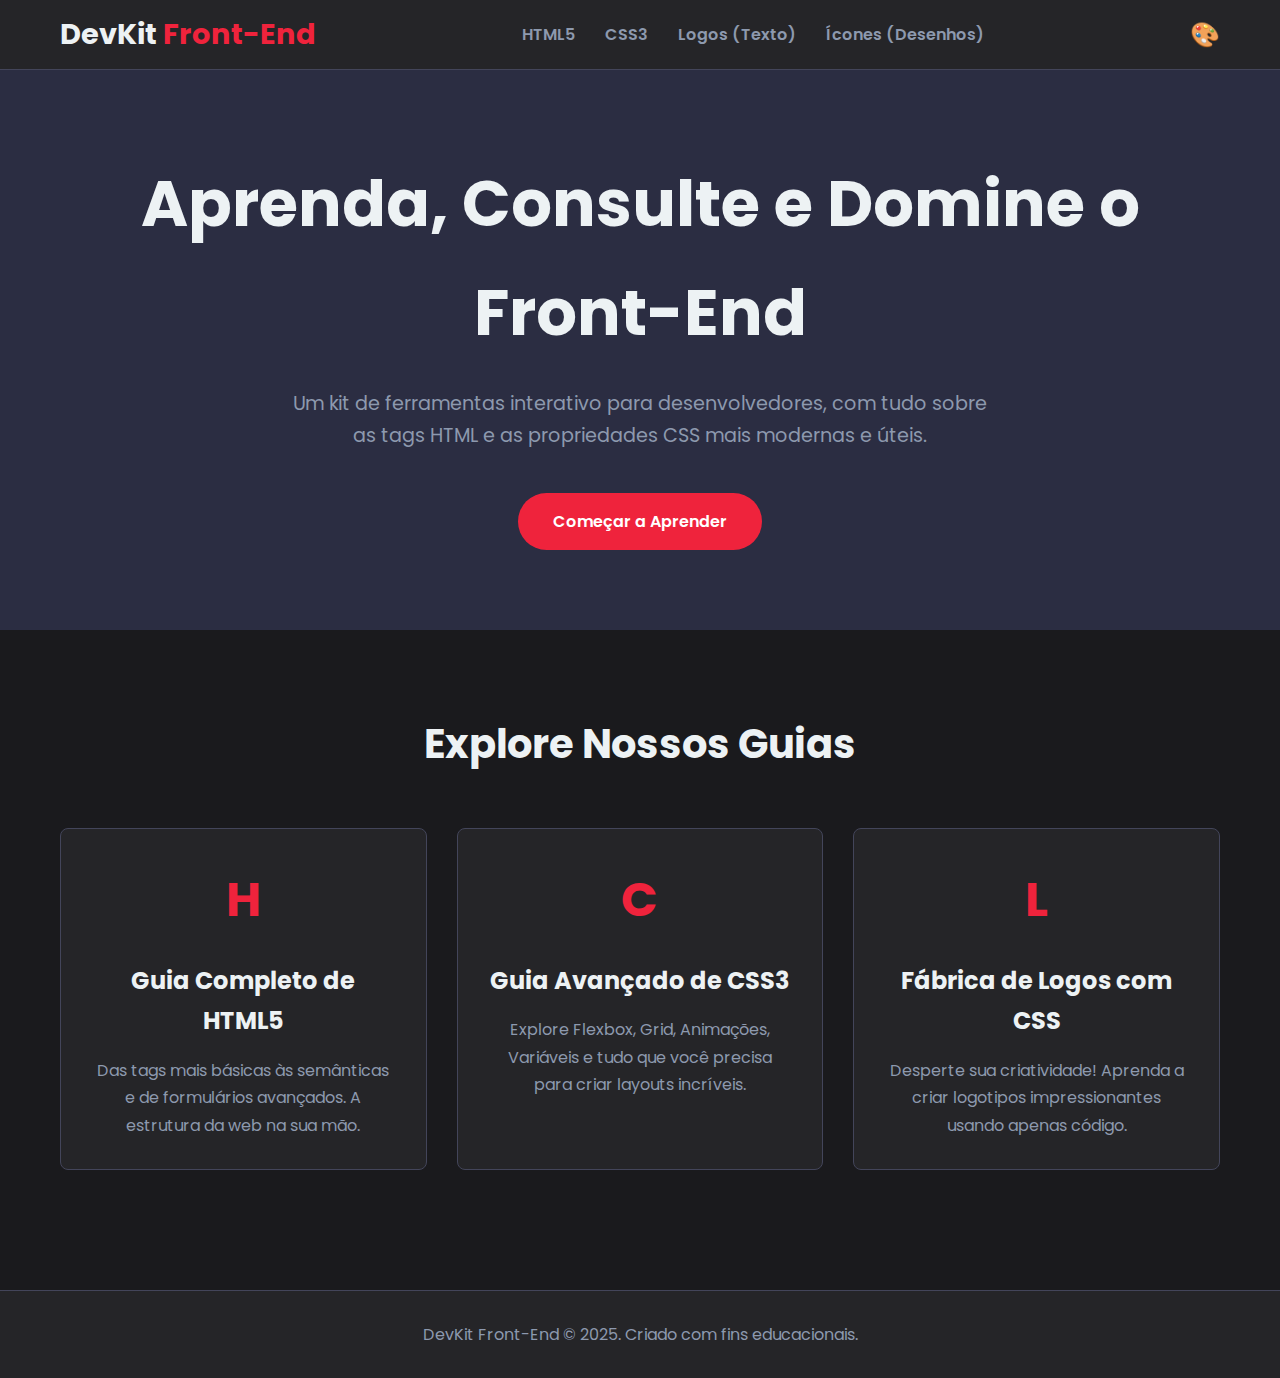
<file: index.html>
<!DOCTYPE html>
<html lang="pt-br">
<head>
    <meta charset="UTF-8">
    <meta name="viewport" content="width=device-width, initial-scale=1.0">
    <title>DevKit Front-End | O Guia Definitivo</title>
    <link rel="stylesheet" href="assets/css/style.css">
    <link rel="preconnect" href="https://fonts.googleapis.com">
    <link rel="preconnect" href="https://fonts.gstatic.com" crossorigin>
    <link href="https://fonts.googleapis.com/css2?family=Poppins:wght@400;600;700&family=Roboto+Mono:wght@400;700&display=swap" rel="stylesheet">
</head>
<body>

    <header class="main-header">
        <div class="container">
            <a href="index.html" class="logo">DevKit <span>Front-End</span></a>
            <nav class="main-nav">
                <ul class="nav-links">
                    <li><a href="html.html">HTML5</a></li>
                    <li><a href="css.html">CSS3</a></li>
                    <li><a href="logos.html">Logos (Texto)</a></li>
                    <li><a href="icones.html">Ícones (Desenhos)</a></li>
                </ul>
            </nav>
            <div class="header-actions">
                <button id="theme-toggle" title="Mudar Tema">🎨</button>
                <button id="mobile-menu-toggle" class="mobile-only" title="Menu">☰</button>
            </div>
        </div>
    </header>

    <main>
        <section class="hero">
            <div class="container">
                <h1>Aprenda, Consulte e Domine o Front-End</h1>
                <p class="subtitle">Um kit de ferramentas interativo para desenvolvedores, com tudo sobre as tags HTML e as propriedades CSS mais modernas e úteis.</p>
                <a href="html.html" class="cta-button">Começar a Aprender</a>
            </div>
        </section>

        <section class="features">
            <div class="container">
                <h2>Explore Nossos Guias</h2>
                <div class="feature-cards">
                    
                    <a href="html.html" class="feature-card">
                        <div class="card-icon">H</div>
                        <h3>Guia Completo de HTML5</h3>
                        <p>Das tags mais básicas às semânticas e de formulários avançados. A estrutura da web na sua mão.</p>
                    </a>
                    
                    <a href="css.html" class="feature-card">
                        <div class="card-icon">C</div>
                        <h3>Guia Avançado de CSS3</h3>
                        <p>Explore Flexbox, Grid, Animações, Variáveis e tudo que você precisa para criar layouts incríveis.</p>
                    </a>

                    <a href="logos.html" class="feature-card">
                        <div class="card-icon">L</div>
                        <h3>Fábrica de Logos com CSS</h3>
                        <p>Desperte sua criatividade! Aprenda a criar logotipos impressionantes usando apenas código.</p>
                    </a>

                </div>
            </div>
        </section>
    </main>

    <footer class="main-footer">
        <div class="container">
            <p>DevKit Front-End © 2025. Criado com fins educacionais.</p>
        </div>
    </footer>

    <script src="assets/js/main.js"></script>
</body>
</html>
</file>
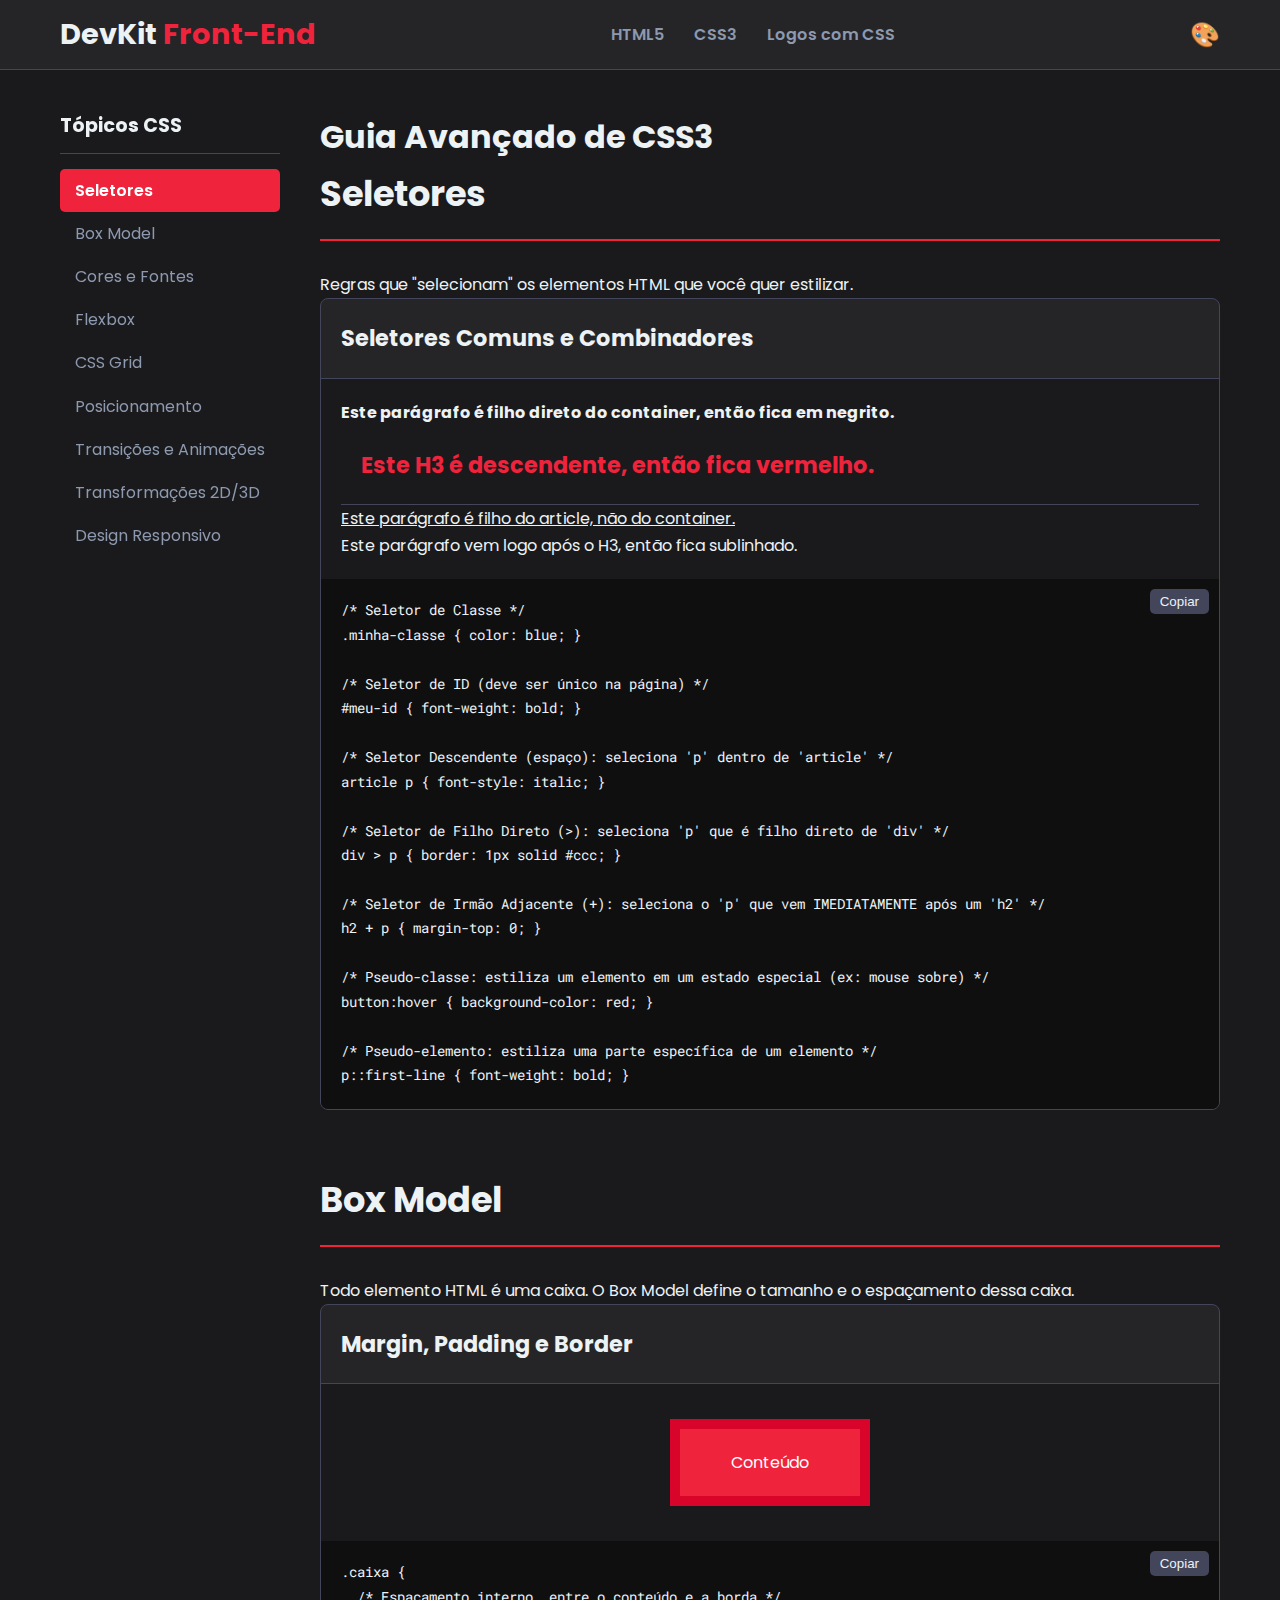
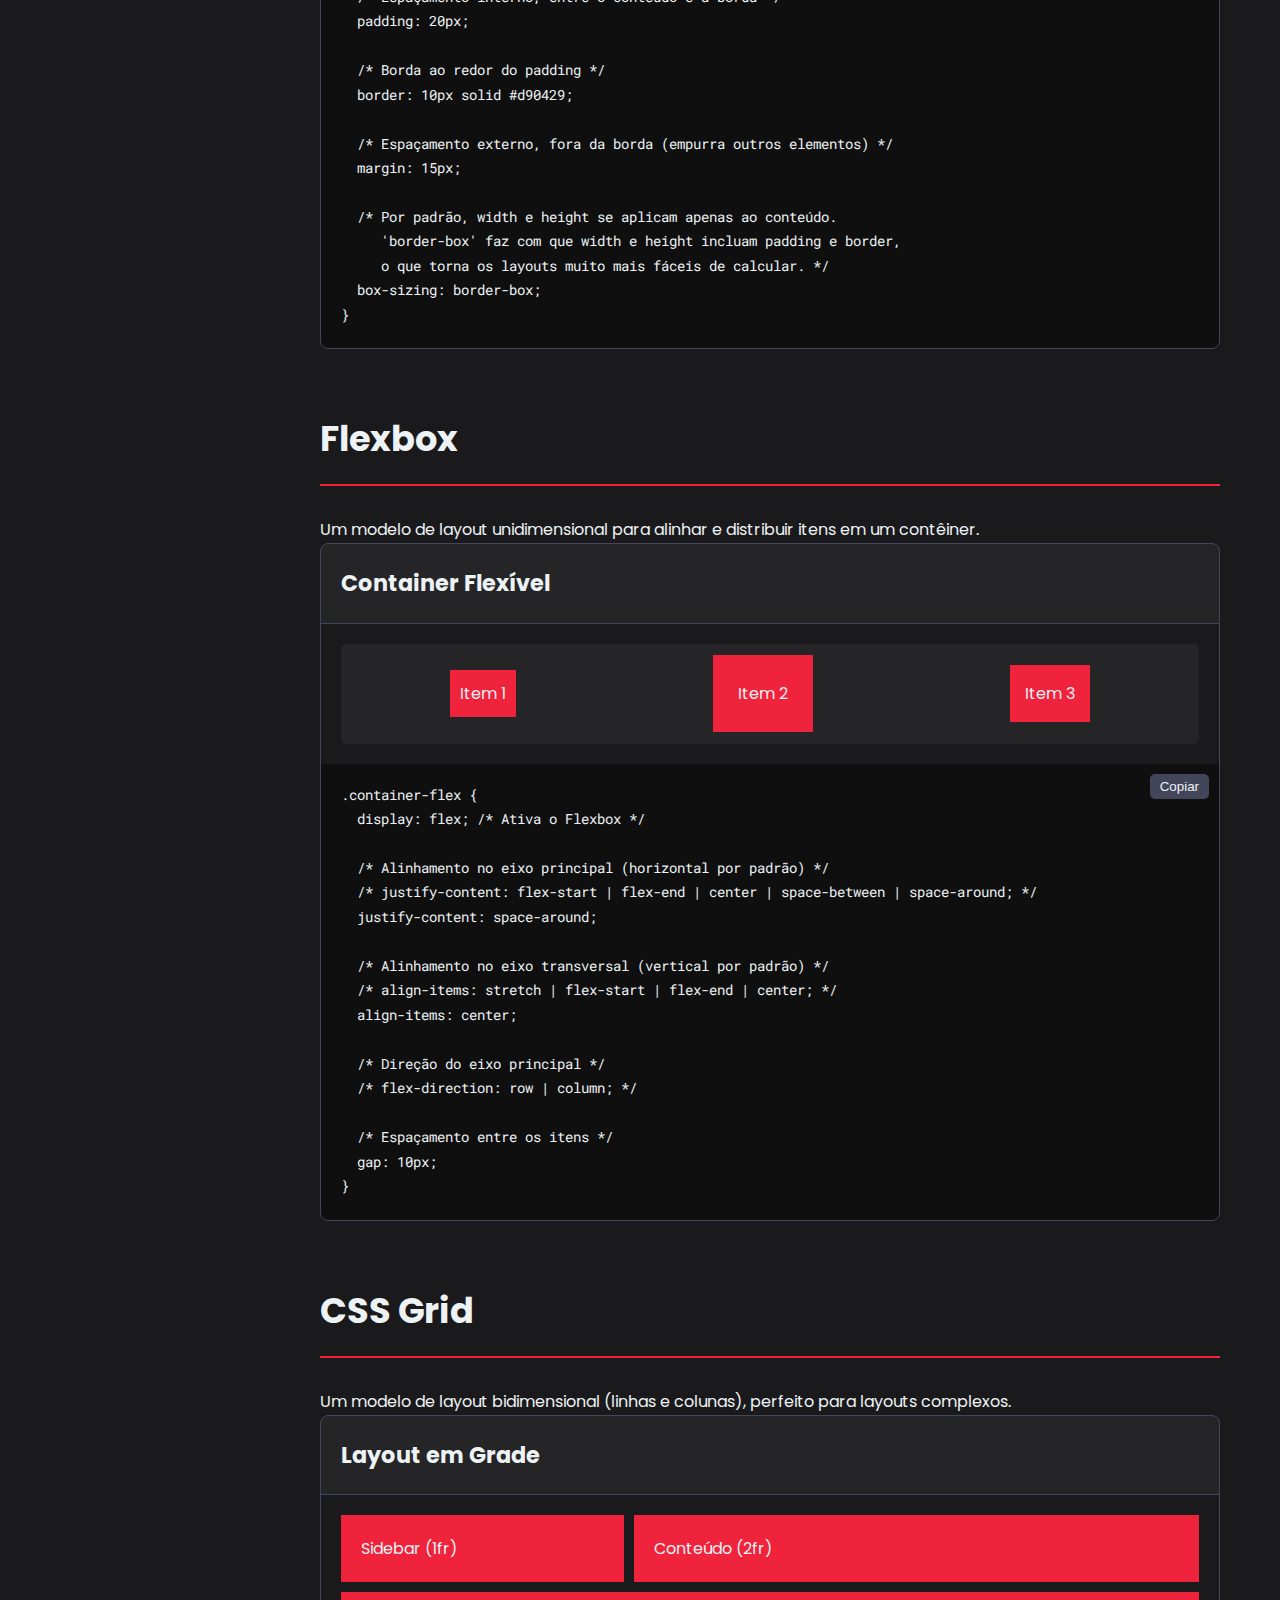
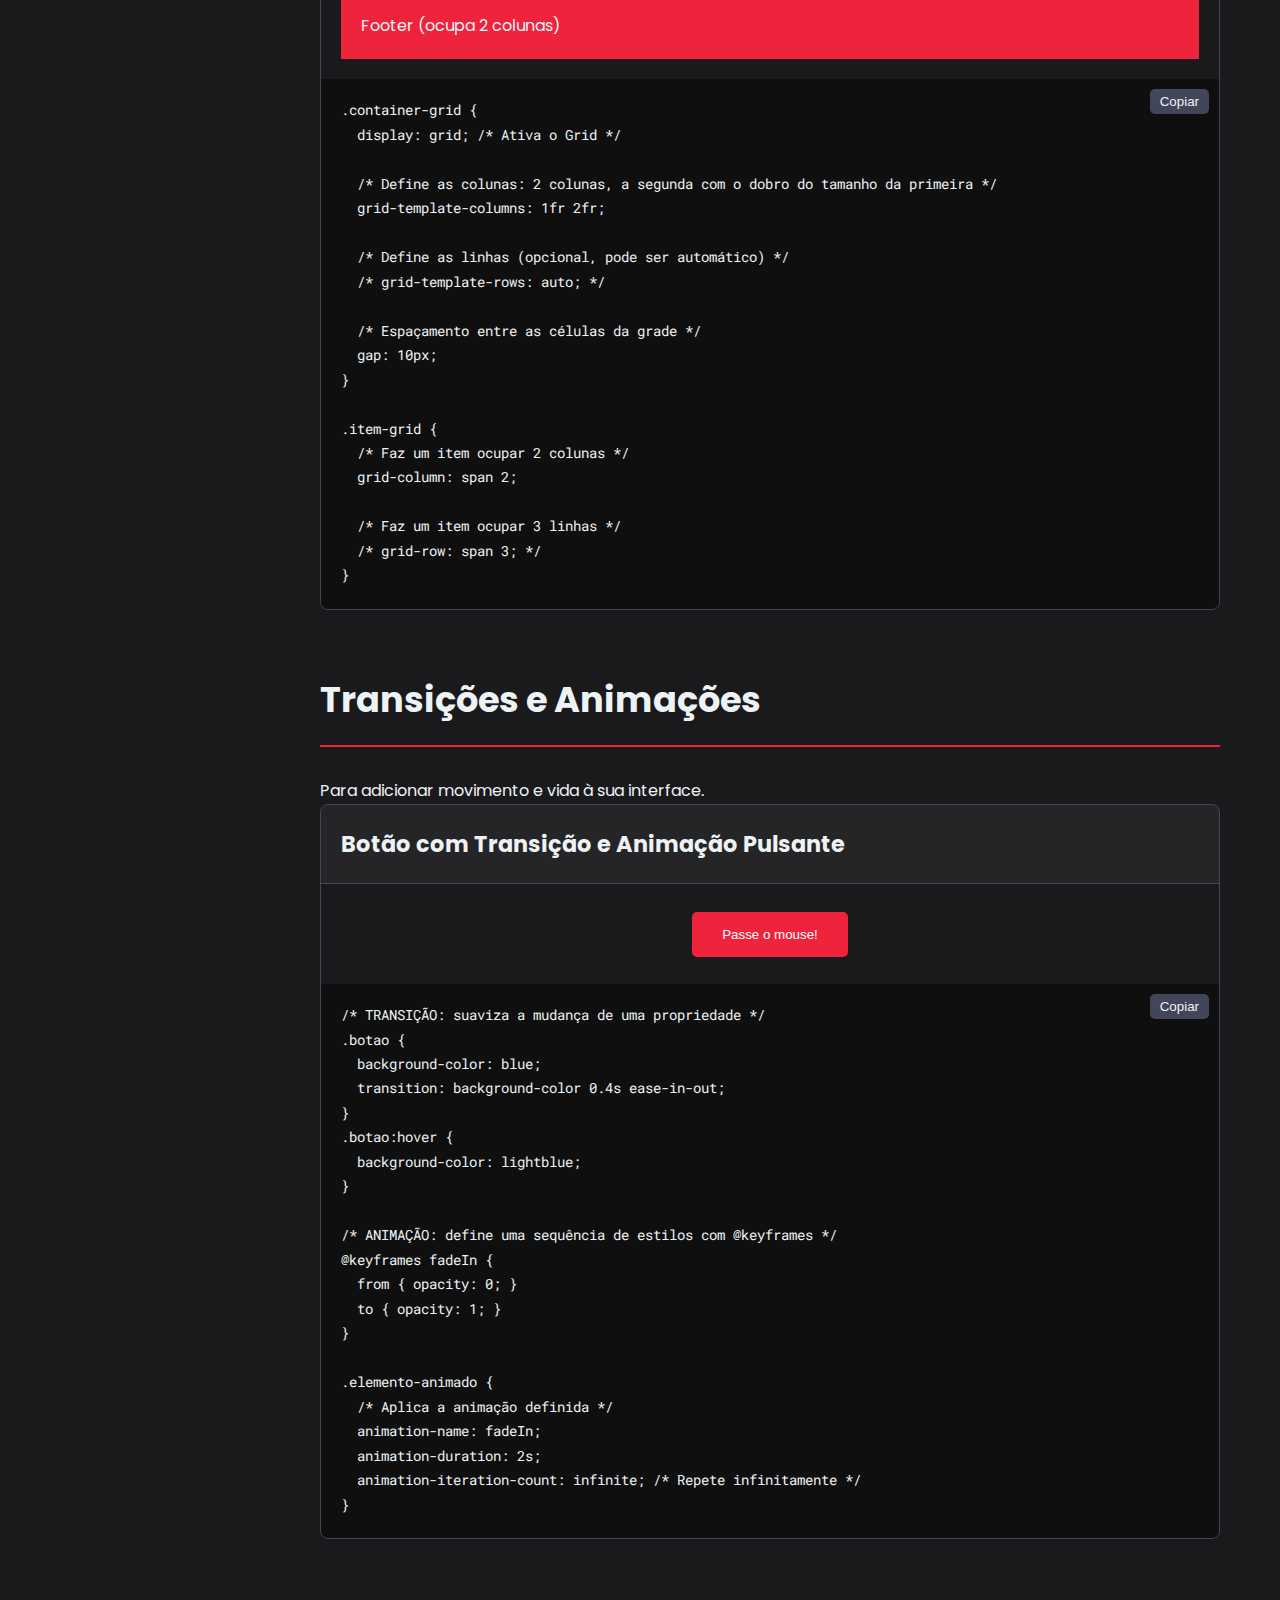
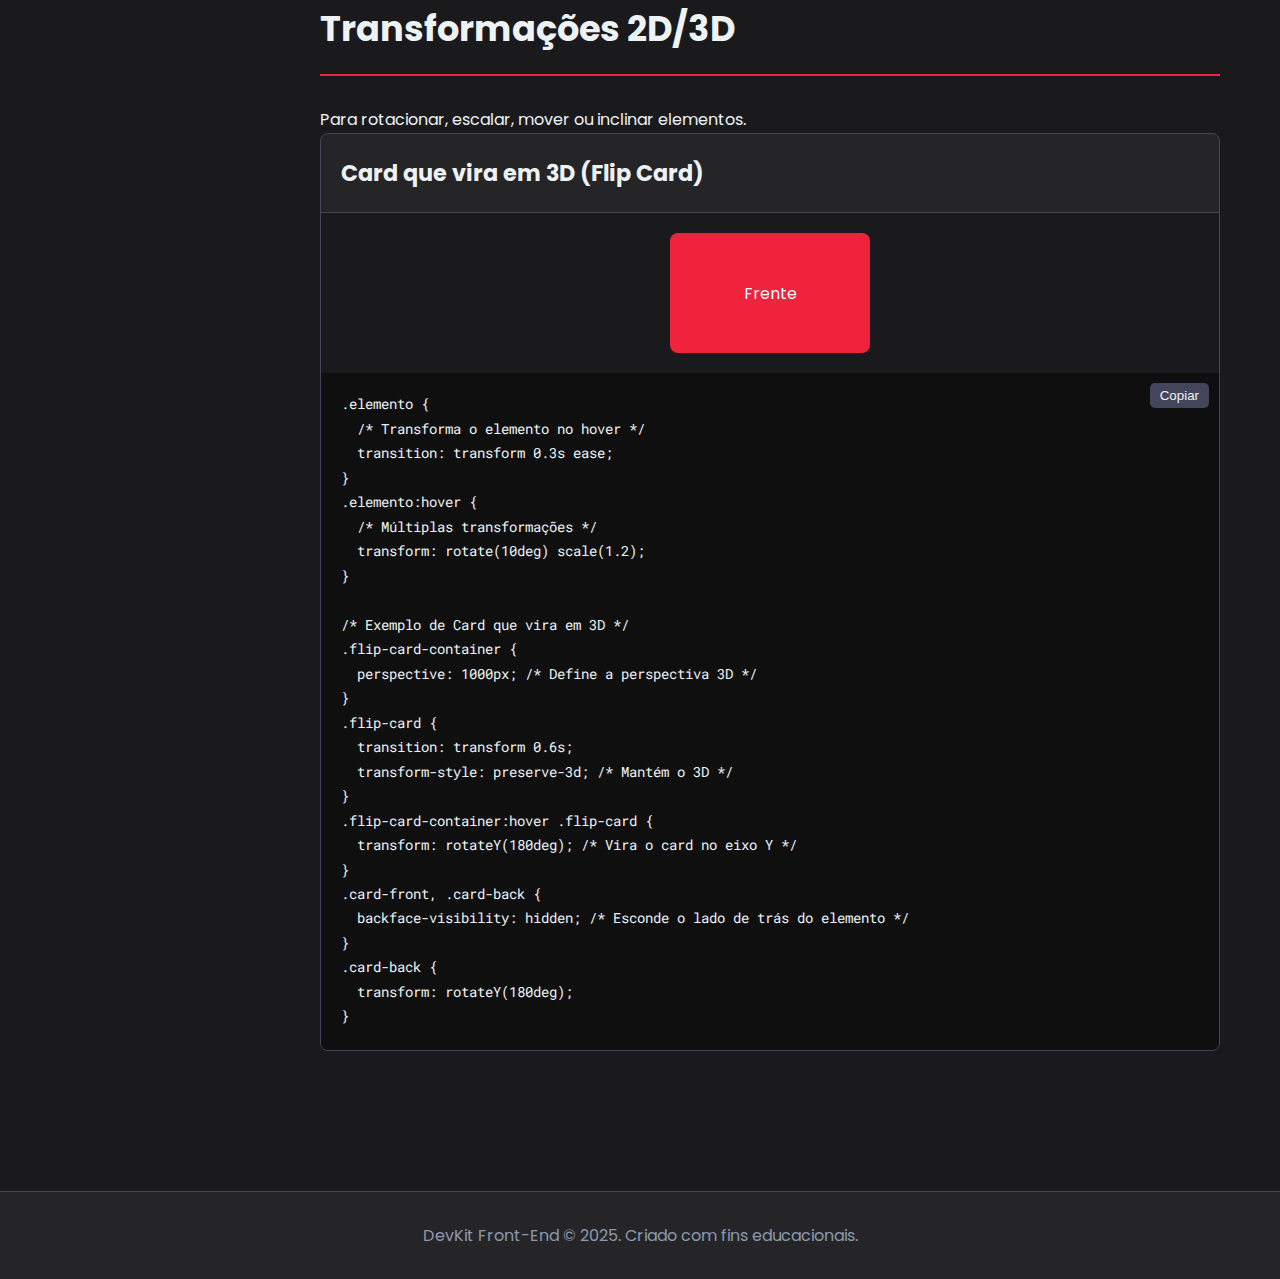
<file: css.html>
<!DOCTYPE html>
<html lang="pt-br">
<head>
    <meta charset="UTF-8">
    <meta name="viewport" content="width=device-width, initial-scale=1.0">
    <title>Guia de CSS3 | DevKit Front-End</title>
    <link rel="stylesheet" href="assets/css/style.css">
    <link rel="preconnect" href="https://fonts.googleapis.com">
    <link rel="preconnect" href="https://fonts.gstatic.com" crossorigin>
    <link href="https://fonts.googleapis.com/css2?family=Poppins:wght@400;600;700&family=Roboto+Mono:wght@400;700&display=swap" rel="stylesheet">
</head>
<body>

    <header class="main-header">
        <div class="container">
            <a href="index.html" class="logo">DevKit <span>Front-End</span></a>
            <nav class="main-nav">
                <ul class="nav-links">
                    <li><a href="html.html">HTML5</a></li>
                    <li><a href="css.html">CSS3</a></li>
                    <li><a href="logos.html">Logos com CSS</a></li>
                </ul>
            </nav>
            <div class="header-actions">
                <button id="theme-toggle" title="Mudar Tema">🎨</button>
                <button id="mobile-menu-toggle" class="mobile-only" title="Menu">☰</button>
            </div>
        </div>
    </header>

    <div class="page-layout container">
        
        <aside class="sidebar-nav">
            <h3>Tópicos CSS</h3>
            <ul>
                <li><a href="#seletores">Seletores</a></li>
                <li><a href="#box-model">Box Model</a></li>
                <li><a href="#cores-fontes">Cores e Fontes</a></li>
                <li><a href="#flexbox">Flexbox</a></li>
                <li><a href="#grid">CSS Grid</a></li>
                <li><a href="#posicionamento">Posicionamento</a></li>
                <li><a href="#transicoes-animacoes">Transições e Animações</a></li>
                <li><a href="#transformacoes">Transformações 2D/3D</a></li>
                <li><a href="#responsivo">Design Responsivo</a></li>
            </ul>
        </aside>

        <main class="content-area">
            <h1>Guia Avançado de CSS3</h1>

            <section id="seletores" class="content-section">
                <h2>Seletores</h2>
                <p>Regras que "selecionam" os elementos HTML que você quer estilizar.</p>
                <div class="example-card">
                    <h3>Seletores Comuns e Combinadores</h3>
                    <div class="example-render" style="display:block; text-align: left;">
                        <style>
                            .sel-ex article h3 { color: #ef233c; } /* Descendente */
                            .sel-ex > p { font-weight: bold; } /* Filho Direto */
                            .sel-ex h3 + p { text-decoration: underline; } /* Irmão Adjacente */
                        </style>
                        <div class="sel-ex">
                            <p>Este parágrafo é filho direto do container, então fica em negrito.</p>
                            <article>
                                <h3>Este H3 é descendente, então fica vermelho.</h3>
                                <p>Este parágrafo é filho do article, não do container.</p>
                                <p>Este parágrafo vem logo após o H3, então fica sublinhado.</p>
                            </article>
                        </div>
                    </div>
                    <div class="code-block">
                        <button class="copy-btn">Copiar</button>
                        <pre><code>/* Seletor de Classe */
.minha-classe { color: blue; }

/* Seletor de ID (deve ser único na página) */
#meu-id { font-weight: bold; }

/* Seletor Descendente (espaço): seleciona 'p' dentro de 'article' */
article p { font-style: italic; }

/* Seletor de Filho Direto (>): seleciona 'p' que é filho direto de 'div' */
div > p { border: 1px solid #ccc; }

/* Seletor de Irmão Adjacente (+): seleciona o 'p' que vem IMEDIATAMENTE após um 'h2' */
h2 + p { margin-top: 0; }

/* Pseudo-classe: estiliza um elemento em um estado especial (ex: mouse sobre) */
button:hover { background-color: red; }

/* Pseudo-elemento: estiliza uma parte específica de um elemento */
p::first-line { font-weight: bold; }
</code></pre>
                    </div>
                </div>
            </section>
            
            <section id="box-model" class="content-section">
                <h2>Box Model</h2>
                <p>Todo elemento HTML é uma caixa. O Box Model define o tamanho e o espaçamento dessa caixa.</p>
                 <div class="example-card">
                    <h3>Margin, Padding e Border</h3>
                     <div class="example-render">
                         <div style="background: #ef233c; color: white; width: 200px; padding: 20px; border: 10px solid #d90429; margin: 15px; text-align: center;">
                            Conteúdo
                         </div>
                     </div>
                    <div class="code-block">
                        <button class="copy-btn">Copiar</button>
                        <pre><code>.caixa {
  /* Espaçamento interno, entre o conteúdo e a borda */
  padding: 20px;

  /* Borda ao redor do padding */
  border: 10px solid #d90429;

  /* Espaçamento externo, fora da borda (empurra outros elementos) */
  margin: 15px;

  /* Por padrão, width e height se aplicam apenas ao conteúdo.
     'border-box' faz com que width e height incluam padding e border,
     o que torna os layouts muito mais fáceis de calcular. */
  box-sizing: border-box;
}</code></pre>
                    </div>
                </div>
            </section>

            <section id="flexbox" class="content-section">
                <h2>Flexbox</h2>
                <p>Um modelo de layout unidimensional para alinhar e distribuir itens em um contêiner.</p>
                 <div class="example-card">
                    <h3>Container Flexível</h3>
                     <div class="example-render" style="width:100%">
                         <div style="display: flex; justify-content: space-around; align-items: center; background-color: var(--card-bg-color); padding: 10px; border-radius: 5px; min-height: 100px; width: 100%;">
                             <div style="background: var(--primary-color); padding: 10px;">Item 1</div>
                             <div style="background: var(--primary-color); padding: 25px;">Item 2</div>
                             <div style="background: var(--primary-color); padding: 15px;">Item 3</div>
                         </div>
                     </div>
                    <div class="code-block">
                        <button class="copy-btn">Copiar</button>
                        <pre><code>.container-flex {
  display: flex; /* Ativa o Flexbox */
  
  /* Alinhamento no eixo principal (horizontal por padrão) */
  /* justify-content: flex-start | flex-end | center | space-between | space-around; */
  justify-content: space-around;
  
  /* Alinhamento no eixo transversal (vertical por padrão) */
  /* align-items: stretch | flex-start | flex-end | center; */
  align-items: center;

  /* Direção do eixo principal */
  /* flex-direction: row | column; */

  /* Espaçamento entre os itens */
  gap: 10px;
}</code></pre>
                    </div>
                </div>
            </section>
            
            <section id="grid" class="content-section">
                <h2>CSS Grid</h2>
                <p>Um modelo de layout bidimensional (linhas e colunas), perfeito para layouts complexos.</p>
                 <div class="example-card">
                    <h3>Layout em Grade</h3>
                     <div class="example-render" style="width:100%">
                         <div style="display: grid; grid-template-columns: 1fr 2fr; gap: 10px; width: 100%;">
                             <div style="background: #ef233c; padding: 20px;">Sidebar (1fr)</div>
                             <div style="background: #ef233c; padding: 20px;">Conteúdo (2fr)</div>
                             <div style="background: #ef233c; padding: 20px; grid-column: span 2;">Footer (ocupa 2 colunas)</div>
                         </div>
                     </div>
                    <div class="code-block">
                        <button class="copy-btn">Copiar</button>
                        <pre><code>.container-grid {
  display: grid; /* Ativa o Grid */
  
  /* Define as colunas: 2 colunas, a segunda com o dobro do tamanho da primeira */
  grid-template-columns: 1fr 2fr;

  /* Define as linhas (opcional, pode ser automático) */
  /* grid-template-rows: auto; */

  /* Espaçamento entre as células da grade */
  gap: 10px;
}

.item-grid {
  /* Faz um item ocupar 2 colunas */
  grid-column: span 2;

  /* Faz um item ocupar 3 linhas */
  /* grid-row: span 3; */
}</code></pre>
                    </div>
                </div>
            </section>
            
            <section id="transicoes-animacoes" class="content-section">
                <h2>Transições e Animações</h2>
                <p>Para adicionar movimento e vida à sua interface.</p>
                 <div class="example-card">
                    <h3>Botão com Transição e Animação Pulsante</h3>
                     <div class="example-render">
                        <style>
                           @keyframes pulse {
                               0% { transform: scale(1); box-shadow: 0 0 0 0 rgba(239, 35, 60, 0.7); }
                               70% { transform: scale(1.05); box-shadow: 0 0 0 10px rgba(239, 35, 60, 0); }
                               100% { transform: scale(1); box-shadow: 0 0 0 0 rgba(239, 35, 60, 0); }
                           }
                           .btn-animado {
                               padding: 15px 30px; background-color: #ef233c; color: white; border: none; border-radius: 5px; cursor: pointer;
                               transition: background-color 0.3s ease, transform 0.3s ease;
                               animation: pulse 2s infinite;
                           }
                           .btn-animado:hover {
                               background-color: #d90429; transform: translateY(-5px);
                               animation-play-state: paused; /* Pausa a animação no hover */
                           }
                        </style>
                        <button class="btn-animado">Passe o mouse!</button>
                     </div>
                    <div class="code-block">
                        <button class="copy-btn">Copiar</button>
                        <pre><code>/* TRANSIÇÃO: suaviza a mudança de uma propriedade */
.botao {
  background-color: blue;
  transition: background-color 0.4s ease-in-out;
}
.botao:hover {
  background-color: lightblue;
}

/* ANIMAÇÃO: define uma sequência de estilos com @keyframes */
@keyframes fadeIn {
  from { opacity: 0; }
  to { opacity: 1; }
}

.elemento-animado {
  /* Aplica a animação definida */
  animation-name: fadeIn;
  animation-duration: 2s;
  animation-iteration-count: infinite; /* Repete infinitamente */
}</code></pre>
                    </div>
                </div>
            </section>

             <section id="transformacoes" class="content-section">
                <h2>Transformações 2D/3D</h2>
                <p>Para rotacionar, escalar, mover ou inclinar elementos.</p>
                 <div class="example-card">
                    <h3>Card que vira em 3D (Flip Card)</h3>
                     <div class="example-render">
                        <style>
                           .flip-card { perspective: 1000px; width: 200px; height: 120px; }
                           .flip-card-inner { position: relative; width: 100%; height: 100%; transition: transform 0.6s; transform-style: preserve-3d; }
                           .flip-card:hover .flip-card-inner { transform: rotateY(180deg); }
                           .flip-card-front, .flip-card-back { position: absolute; width: 100%; height: 100%; backface-visibility: hidden; display: flex; justify-content: center; align-items: center; border-radius: 8px; color: white; }
                           .flip-card-front { background-color: #ef233c; }
                           .flip-card-back { background-color: #8d99ae; transform: rotateY(180deg); }
                        </style>
                        <div class="flip-card">
                            <div class="flip-card-inner">
                                <div class="flip-card-front">Frente</div>
                                <div class="flip-card-back">Verso!</div>
                            </div>
                        </div>
                     </div>
                    <div class="code-block">
                        <button class="copy-btn">Copiar</button>
                        <pre><code>.elemento {
  /* Transforma o elemento no hover */
  transition: transform 0.3s ease;
}
.elemento:hover {
  /* Múltiplas transformações */
  transform: rotate(10deg) scale(1.2);
}

/* Exemplo de Card que vira em 3D */
.flip-card-container {
  perspective: 1000px; /* Define a perspectiva 3D */
}
.flip-card {
  transition: transform 0.6s;
  transform-style: preserve-3d; /* Mantém o 3D */
}
.flip-card-container:hover .flip-card {
  transform: rotateY(180deg); /* Vira o card no eixo Y */
}
.card-front, .card-back {
  backface-visibility: hidden; /* Esconde o lado de trás do elemento */
}
.card-back {
  transform: rotateY(180deg);
}</code></pre>
                    </div>
                </div>
            </section>
            
            </main>
    </div>

    <footer class="main-footer">
        <div class="container">
            <p>DevKit Front-End © 2025. Criado com fins educacionais.</p>
        </div>
    </footer>

    <script src="assets/js/main.js"></script>
</body>
</html>
</file>
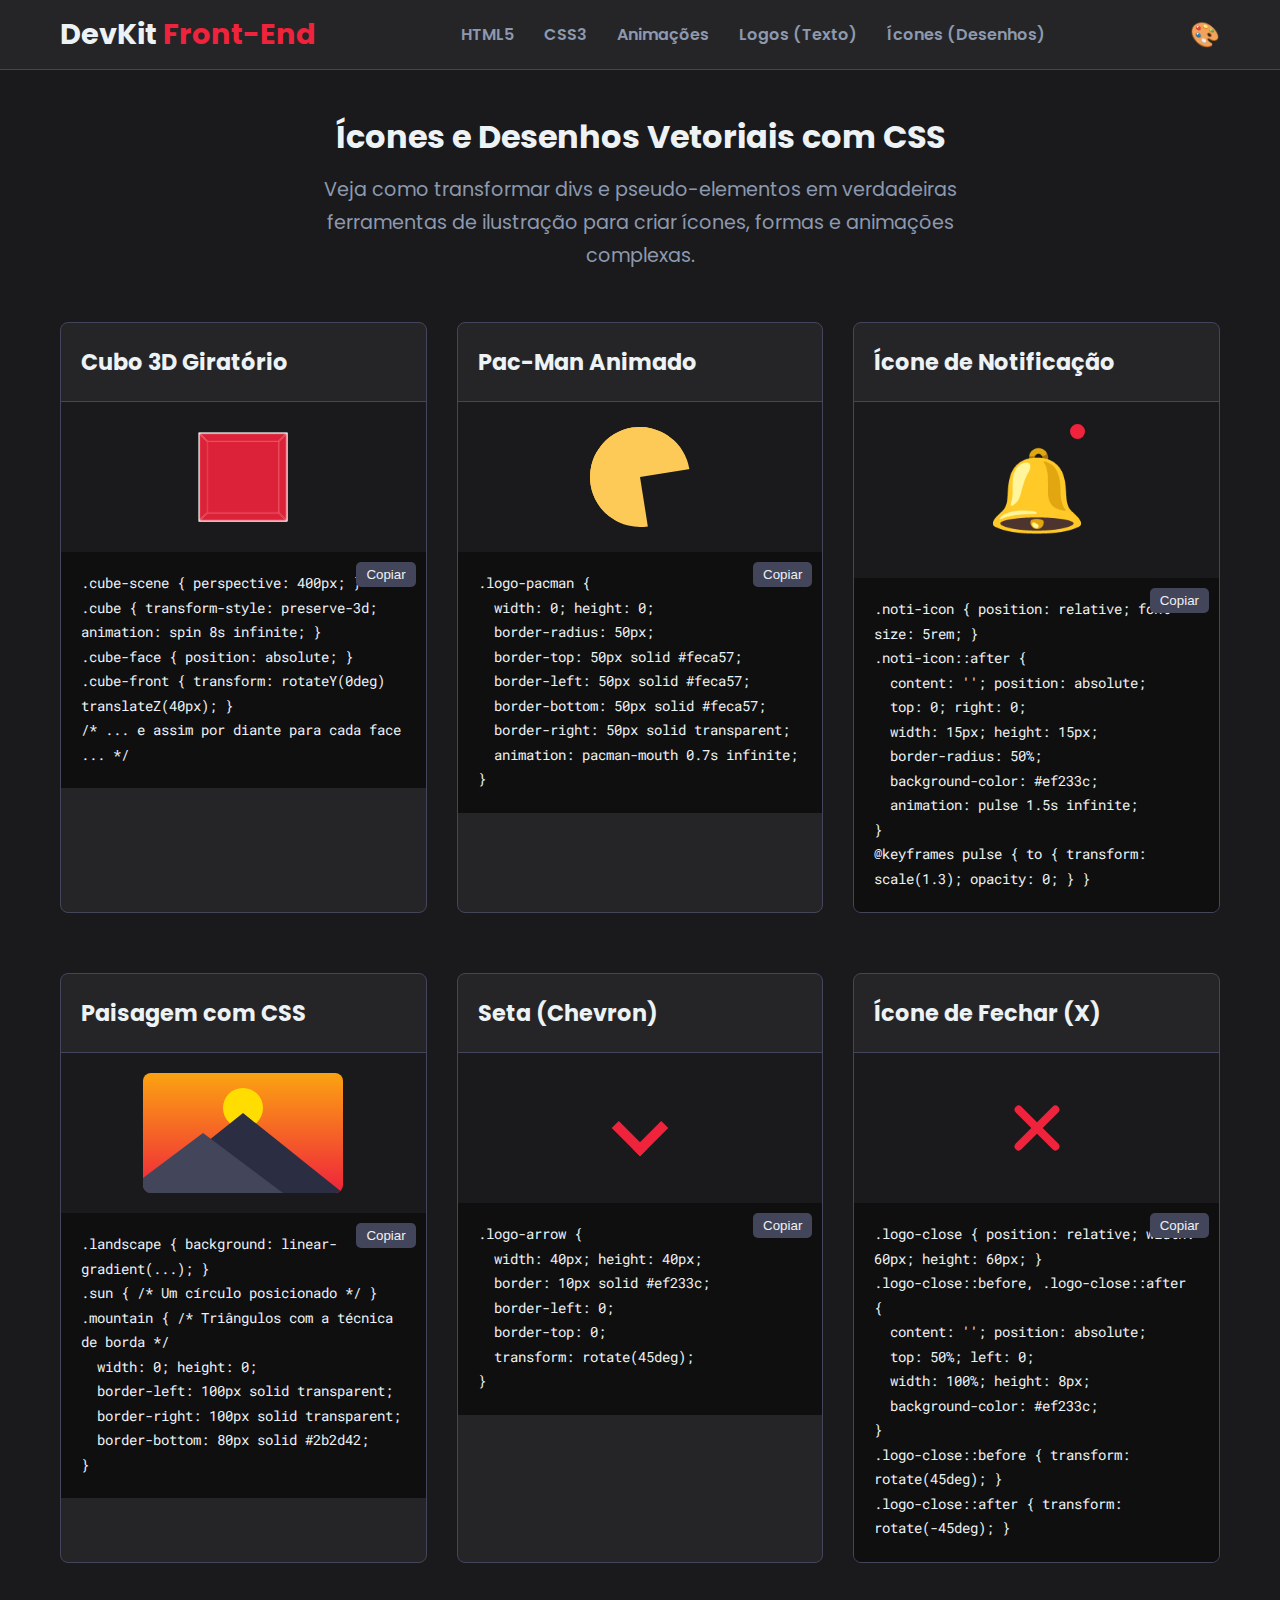
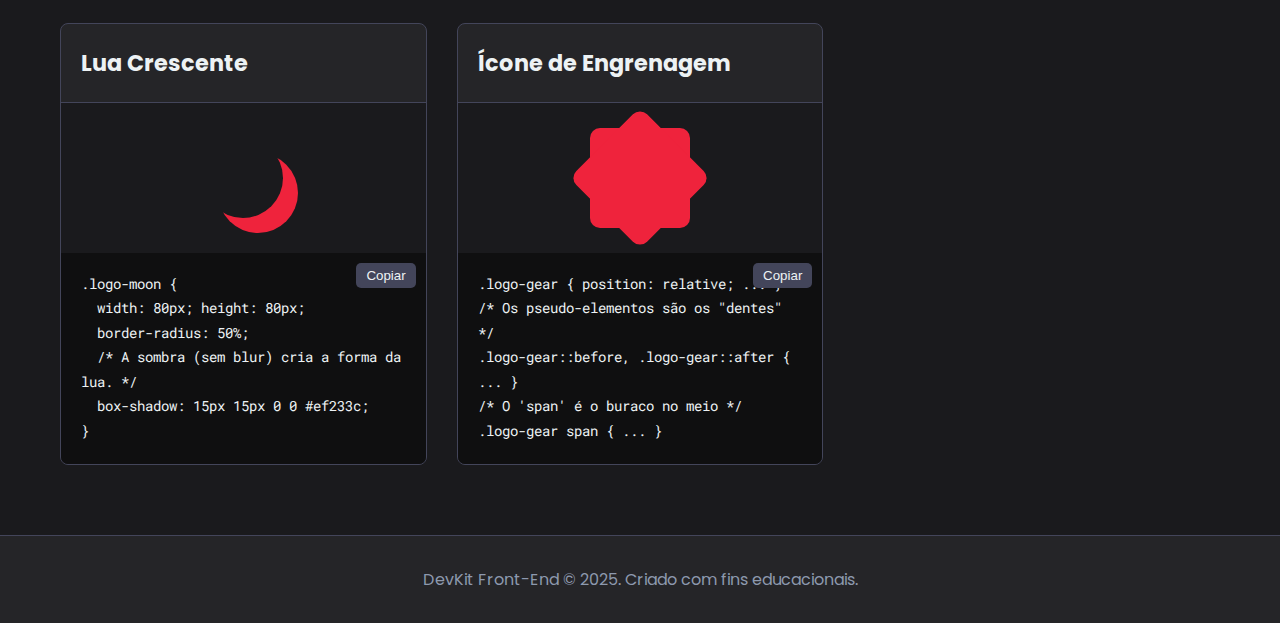
<file: icones.html>
<!DOCTYPE html>
<html lang="pt-br">
<head>
    <meta charset="UTF-8">
    <meta name="viewport" content="width=device-width, initial-scale=1.0">
    <title>Ícones e Desenhos com CSS | DevKit Front-End</title>
    <link rel="stylesheet" href="assets/css/style.css">
    <link rel="preconnect" href="https://fonts.googleapis.com">
    <link rel="preconnect" href="https://fonts.gstatic.com" crossorigin>
    <link href="https://fonts.googleapis.com/css2?family=Poppins:wght@400;600;700&family=Roboto+Mono:wght@400;700&display=swap" rel="stylesheet">
</head>
<body>

    <header class="main-header">
        <div class="container">
            <a href="index.html" class="logo">DevKit <span>Front-End</span></a>
            <nav class="main-nav">
               <ul class="nav-links">
                    <li><a href="html.html">HTML5</a></li>
                    <li><a href="css.html">CSS3</a></li>
                    <li><a href="animacoes.html">Animações</a></li> 
                    <li><a href="logos.html">Logos (Texto)</a></li>
                    <li><a href="icones.html">Ícones (Desenhos)</a></li>
                </ul>
            </nav>
            <div class="header-actions">
                <button id="theme-toggle" title="Mudar Tema">🎨</button>
                <button id="mobile-menu-toggle" class="mobile-only" title="Menu">☰</button>
            </div>
        </div>
    </header>

    <main class="container" style="padding-top: 40px;">
        <div style="text-align: center; margin-bottom: 50px;">
            <h1>Ícones e Desenhos Vetoriais com CSS</h1>
            <p class="subtitle" style="font-size: 1.2rem; color: var(--text-muted-color); max-width: 700px; margin: 10px auto 0;">Veja como transformar divs e pseudo-elementos em verdadeiras ferramentas de ilustração para criar ícones, formas e animações complexas.</p>
        </div>

        <div class="feature-cards">
            <article class="example-card">
                <h3>Cubo 3D Giratório</h3>
                <div class="example-render" style="min-height: 150px;">
                    <style>@keyframes cube-spin { 0% { transform: rotateX(0) rotateY(0); } 100% { transform: rotateX(360deg) rotateY(360deg); } } .cube-scene { width: 80px; height: 80px; perspective: 400px; } .cube { width: 100%; height: 100%; position: relative; transform-style: preserve-3d; animation: cube-spin 8s infinite linear; } .cube-face { position: absolute; width: 80px; height: 80px; border: 1px solid white; background-color: rgba(239, 35, 60, 0.7); } .cube-front { transform: rotateY(0deg) translateZ(40px); } .cube-back { transform: rotateY(180deg) translateZ(40px); } .cube-right { transform: rotateY(90deg) translateZ(40px); } .cube-left { transform: rotateY(-90deg) translateZ(40px); } .cube-top { transform: rotateX(90deg) translateZ(40px); } .cube-bottom { transform: rotateX(-90deg) translateZ(40px); }</style>
                    <div class="cube-scene"><div class="cube"><div class="cube-face cube-front"></div><div class="cube-face cube-back"></div><div class="cube-face cube-right"></div><div class="cube-face cube-left"></div><div class="cube-face cube-top"></div><div class="cube-face cube-bottom"></div></div></div>
                </div>
                <div class="code-block"><button class="copy-btn">Copiar</button><pre><code>.cube-scene { perspective: 400px; }
.cube { transform-style: preserve-3d; animation: spin 8s infinite; }
.cube-face { position: absolute; }
.cube-front { transform: rotateY(0deg) translateZ(40px); }
/* ... e assim por diante para cada face ... */</code></pre></div>
            </article>

            <article class="example-card">
                <h3>Pac-Man Animado</h3>
                <div class="example-render" style="min-height: 150px;">
                    <style>@keyframes pacman-mouth { 50% { transform: rotate(0); } } .logo-pacman { width: 0px; height: 0px; border-right: 50px solid transparent; border-top: 50px solid #feca57; border-left: 50px solid #feca57; border-bottom: 50px solid #feca57; border-radius: 50px; animation: pacman-mouth 0.7s infinite; transform: rotate(0.1turn); }</style>
                    <div class="logo-pacman"></div>
                </div>
                <div class="code-block"><button class="copy-btn">Copiar</button><pre><code>.logo-pacman {
  width: 0; height: 0;
  border-radius: 50px;
  border-top: 50px solid #feca57;
  border-left: 50px solid #feca57;
  border-bottom: 50px solid #feca57;
  border-right: 50px solid transparent;
  animation: pacman-mouth 0.7s infinite;
}</code></pre></div>
            </article>

            <article class="example-card">
                <h3>Ícone de Notificação</h3>
                <div class="example-render" style="min-height: 150px;">
                    <style>@keyframes pulse { to { transform: scale(1.3); opacity: 0; } } .noti-icon { position: relative; font-size: 5rem; color: var(--text-color); } .noti-icon::after { content: ''; position: absolute; top: 0; right: 0; width: 15px; height: 15px; border-radius: 50%; background-color: var(--primary-color); border: 2px solid var(--bg-color); animation: pulse 1.5s infinite; }</style>
                    <div class="noti-icon">🔔</div>
                </div>
                <div class="code-block"><button class="copy-btn">Copiar</button><pre><code>.noti-icon { position: relative; font-size: 5rem; }
.noti-icon::after {
  content: ''; position: absolute;
  top: 0; right: 0;
  width: 15px; height: 15px;
  border-radius: 50%;
  background-color: #ef233c;
  animation: pulse 1.5s infinite;
}
@keyframes pulse { to { transform: scale(1.3); opacity: 0; } }</code></pre></div>
            </article>
            
            <article class="example-card">
                <h3>Paisagem com CSS</h3>
                <div class="example-render" style="min-height: 150px;">
                    <style>.landscape { position: relative; width: 200px; height: 120px; background: linear-gradient(#fca311, #ef233c); border-radius: 8px; overflow: hidden; } .sun { position: absolute; top: 15px; left: 50%; transform: translateX(-50%); width: 40px; height: 40px; background: #ffdd00; border-radius: 50%; } .mountain { position: absolute; bottom: 0; width: 0; height: 0; } .mountain-1 { border-left: 100px solid transparent; border-right: 100px solid transparent; border-bottom: 80px solid #2b2d42; left: 50%; transform: translateX(-50%); } .mountain-2 { border-left: 80px solid transparent; border-right: 80px solid transparent; border-bottom: 60px solid #43455a; left: -20px; } </style>
                    <div class="landscape"><div class="sun"></div><div class="mountain mountain-1"></div><div class="mountain mountain-2"></div></div>
                </div>
                <div class="code-block"><button class="copy-btn">Copiar</button><pre><code>.landscape { background: linear-gradient(...); }
.sun { /* Um círculo posicionado */ }
.mountain { /* Triângulos com a técnica de borda */
  width: 0; height: 0;
  border-left: 100px solid transparent;
  border-right: 100px solid transparent;
  border-bottom: 80px solid #2b2d42;
}</code></pre></div>
            </article>

            <article class="example-card">
                <h3>Seta (Chevron)</h3>
                <div class="example-render" style="min-height: 150px;">
                    <style>.logo-arrow { width: 40px; height: 40px; border: 10px solid var(--primary-color); border-left: 0; border-top: 0; transform: rotate(45deg); }</style>
                    <div class="logo-arrow"></div>
                </div>
                <div class="code-block"><button class="copy-btn">Copiar</button><pre><code>.logo-arrow {
  width: 40px; height: 40px;
  border: 10px solid #ef233c;
  border-left: 0;
  border-top: 0;
  transform: rotate(45deg);
}</code></pre></div>
            </article>

            <article class="example-card">
                <h3>Ícone de Fechar (X)</h3>
                <div class="example-render" style="min-height: 150px;">
                    <style>.logo-close { position: relative; width: 60px; height: 60px; } .logo-close::before, .logo-close::after { content: ''; position: absolute; top: 50%; left: 0; width: 100%; height: 8px; background-color: var(--primary-color); border-radius: 4px; } .logo-close::before { transform: translateY(-50%) rotate(45deg); } .logo-close::after { transform: translateY(-50%) rotate(-45deg); }</style>
                    <div class="logo-close"></div>
                </div>
                <div class="code-block"><button class="copy-btn">Copiar</button><pre><code>.logo-close { position: relative; width: 60px; height: 60px; }
.logo-close::before, .logo-close::after {
  content: ''; position: absolute;
  top: 50%; left: 0;
  width: 100%; height: 8px;
  background-color: #ef233c;
}
.logo-close::before { transform: rotate(45deg); }
.logo-close::after { transform: rotate(-45deg); }</code></pre></div>
            </article>

            <article class="example-card">
                <h3>Lua Crescente</h3>
                <div class="example-render" style="min-height: 150px;">
                    <style>.logo-moon { width: 80px; height: 80px; border-radius: 50%; box-shadow: 15px 15px 0 0 var(--primary-color); }</style>
                    <div class="logo-moon"></div>
                </div>
                <div class="code-block"><button class="copy-btn">Copiar</button><pre><code>.logo-moon {
  width: 80px; height: 80px;
  border-radius: 50%;
  /* A sombra (sem blur) cria a forma da lua. */
  box-shadow: 15px 15px 0 0 #ef233c;
}</code></pre></div>
            </article>

            <article class="example-card">
                <h3>Ícone de Engrenagem</h3>
                <div class="example-render" style="min-height: 150px;">
                    <style>@keyframes spin-gear { to { transform: rotate(360deg); } } .logo-gear { position: relative; width: 80px; height: 80px; background: var(--primary-color); border-radius: 50%; animation: spin-gear 8s linear infinite; } .logo-gear::before, .logo-gear::after { content: ''; position: absolute; top: -10px; left: -10px; width: 100px; height: 100px; background: var(--primary-color); border-radius: 10px; } .logo-gear::after { transform: rotate(45deg); } .logo-gear span { position: absolute; top: 50%; left: 50%; transform: translate(-50%, -50%); width: 40px; height: 40px; background: var(--bg-color); border-radius: 50%; }</style>
                    <div class="logo-gear"><span></span></div>
                </div>
                <div class="code-block"><button class="copy-btn">Copiar</button><pre><code>.logo-gear { position: relative; ... }
/* Os pseudo-elementos são os "dentes" */
.logo-gear::before, .logo-gear::after { ... }
/* O 'span' é o buraco no meio */
.logo-gear span { ... }</code></pre></div>
            </article>
        </div>
    </main>

    <footer class="main-footer">
        <div class="container">
            <p>DevKit Front-End © 2025. Criado com fins educacionais.</p>
        </div>
    </footer>

    <script src="assets/js/main.js"></script>
</body>
</html>
</file>
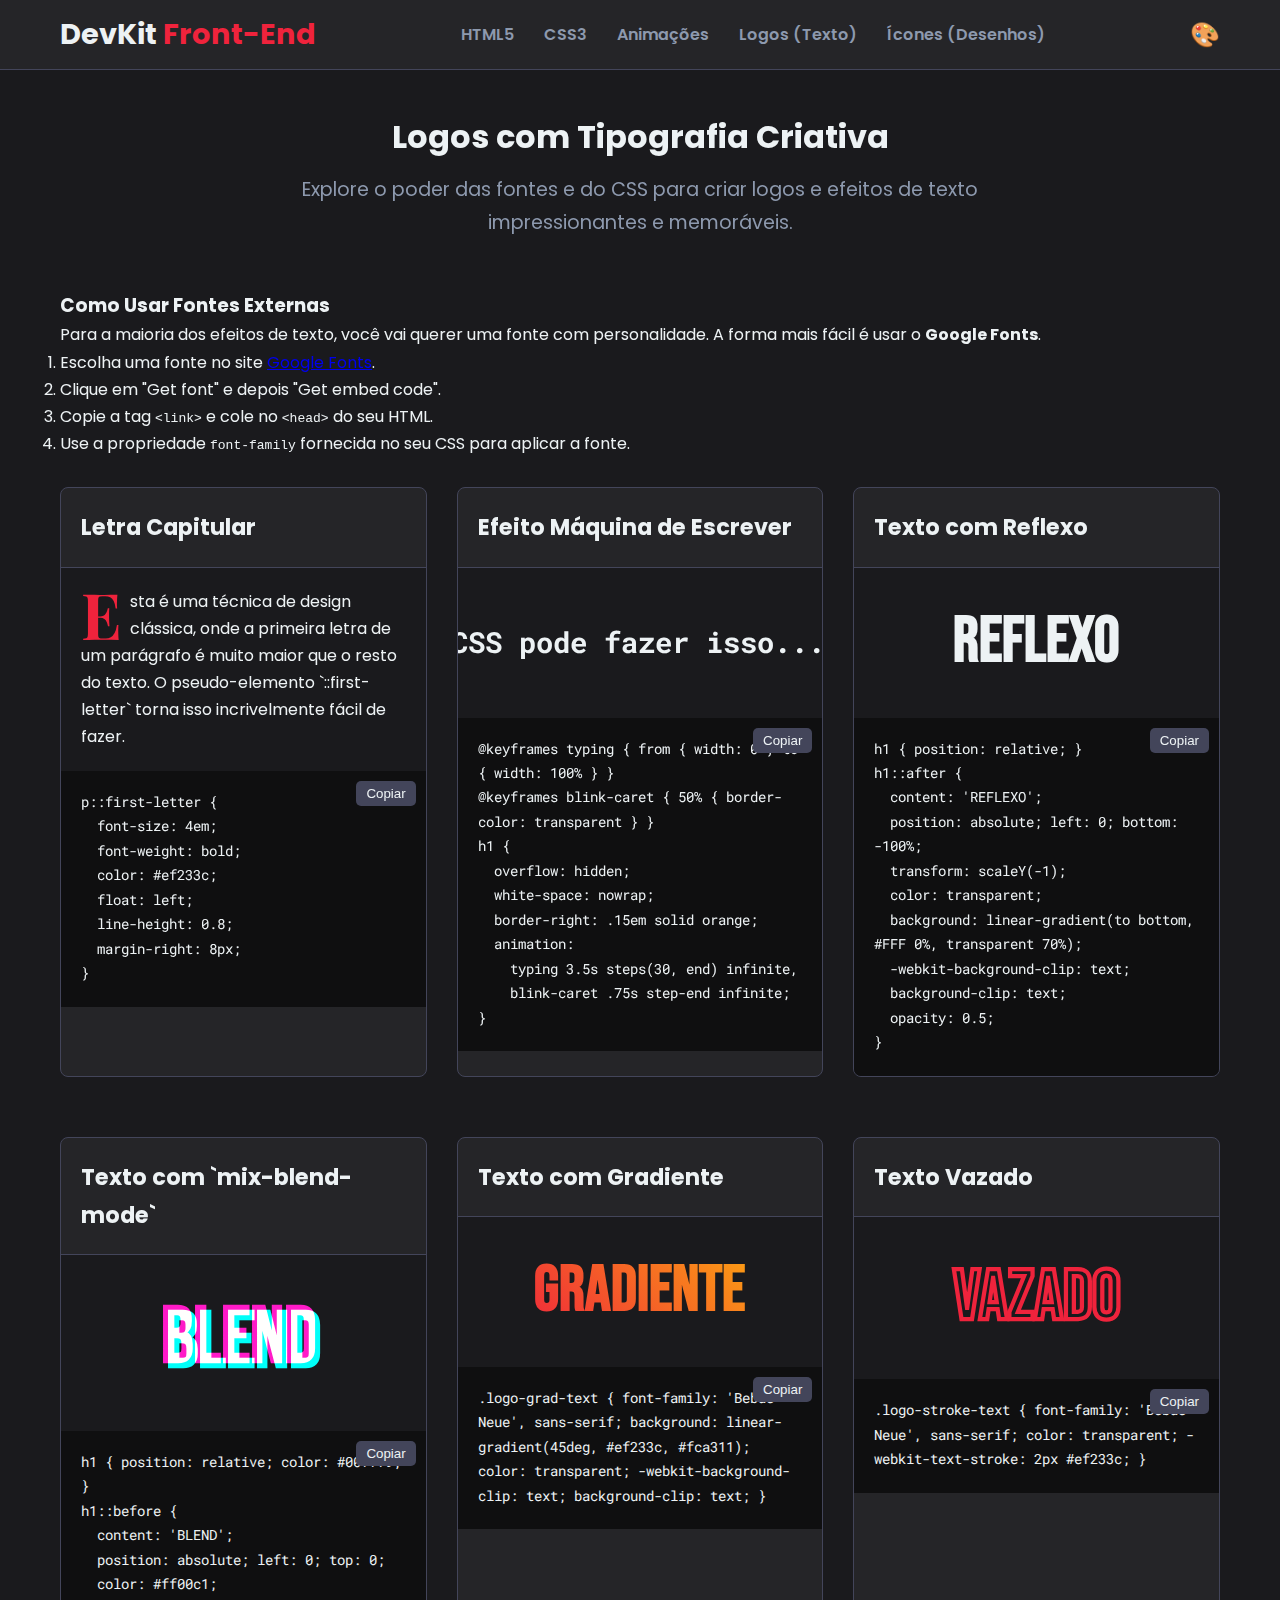
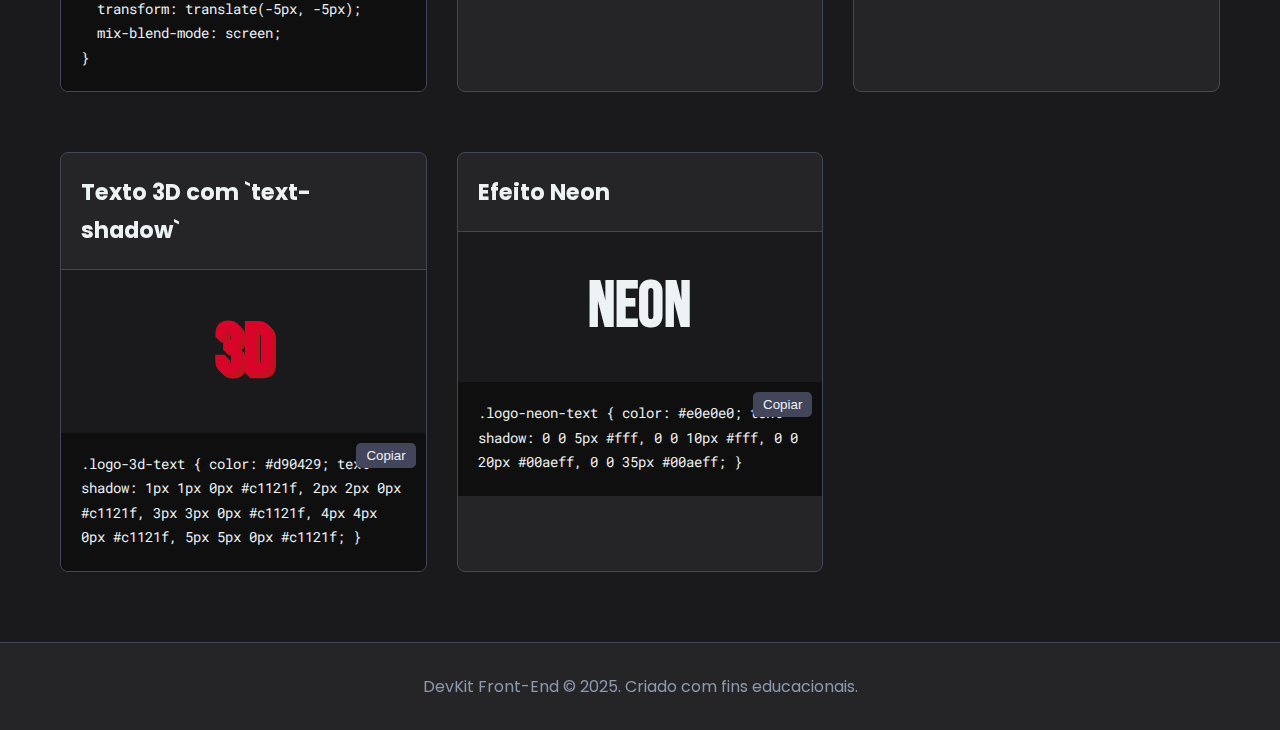
<file: logos.html>
<!DOCTYPE html>
<html lang="pt-br">
<head>
    <meta charset="UTF-8">
    <meta name="viewport" content="width=device-width, initial-scale=1.0">
    <title>Logos com Tipografia | DevKit Front-End</title>
    <link rel="stylesheet" href="assets/css/style.css">
    <link rel="preconnect" href="https://fonts.googleapis.com">
    <link rel="preconnect" href="https://fonts.gstatic.com" crossorigin>
    <link href="https://fonts.googleapis.com/css2?family=Poppins:wght@400;600;700&family=Roboto+Mono:wght@400;700&family=Bebas+Neue&family=Playfair+Display:wght@700&display=swap" rel="stylesheet">
</head>
<body>

    <header class="main-header">
        <div class="container">
            <a href="index.html" class="logo">DevKit <span>Front-End</span></a>
            <nav class="main-nav">
                <ul class="nav-links">
                    <li><a href="html.html">HTML5</a></li>
                    <li><a href="css.html">CSS3</a></li>
                    <li><a href="animacoes.html">Animações</a></li> 
                    <li><a href="logos.html">Logos (Texto)</a></li>
                    <li><a href="icones.html">Ícones (Desenhos)</a></li>
                </ul>
            </nav>
            <div class="header-actions">
                <button id="theme-toggle" title="Mudar Tema">🎨</button>
                <button id="mobile-menu-toggle" class="mobile-only" title="Menu">☰</button>
            </div>
        </div>
    </header>

    <main class="container" style="padding-top: 40px;">
        <div style="text-align: center; margin-bottom: 50px;">
            <h1>Logos com Tipografia Criativa</h1>
            <p class="subtitle" style="font-size: 1.2rem; color: var(--text-muted-color); max-width: 700px; margin: 10px auto 0;">Explore o poder das fontes e do CSS para criar logos e efeitos de texto impressionantes e memoráveis.</p>
        </div>

        <div class="topic-card" style="margin-bottom: 30px;">
            <h3>Como Usar Fontes Externas</h3>
            <p>Para a maioria dos efeitos de texto, você vai querer uma fonte com personalidade. A forma mais fácil é usar o <strong>Google Fonts</strong>.</p>
            <ol>
                <li>Escolha uma fonte no site <a href="https://fonts.google.com/" target="_blank">Google Fonts</a>.</li>
                <li>Clique em "Get font" e depois "Get embed code".</li>
                <li>Copie a tag <code>&lt;link&gt;</code> e cole no <code>&lt;head&gt;</code> do seu HTML.</li>
                <li>Use a propriedade <code>font-family</code> fornecida no seu CSS para aplicar a fonte.</li>
            </ol>
        </div>

        <div class="feature-cards">
            <article class="example-card">
                <h3>Letra Capitular</h3>
                <div class="example-render" style="min-height: 150px; text-align: left; display: block;">
                    <style>
                        .drop-cap-p { font-family: 'Poppins', sans-serif; }
                        .drop-cap-p::first-letter { font-family: 'Playfair Display', serif; font-size: 4em; font-weight: bold; color: var(--primary-color); float: left; line-height: 0.8; margin-right: 8px; }
                    </style>
                    <p class="drop-cap-p">Esta é uma técnica de design clássica, onde a primeira letra de um parágrafo é muito maior que o resto do texto. O pseudo-elemento `::first-letter` torna isso incrivelmente fácil de fazer.</p>
                </div>
                <div class="code-block"><button class="copy-btn">Copiar</button><pre><code>p::first-letter {
  font-size: 4em;
  font-weight: bold;
  color: #ef233c;
  float: left;
  line-height: 0.8;
  margin-right: 8px;
}</code></pre></div>
            </article>

            <article class="example-card">
                <h3>Efeito Máquina de Escrever</h3>
                <div class="example-render" style="min-height: 150px;">
                    <style>
                        @keyframes typing { from { width: 0 } to { width: 100% } }
                        @keyframes blink-caret { from, to { border-color: transparent } 50% { border-color: var(--primary-color); } }
                        .typing-effect h1 { font-family: 'Roboto Mono', monospace; font-size: 1.8rem; overflow: hidden; white-space: nowrap; border-right: .15em solid var(--primary-color); animation: typing 3.5s steps(30, end) infinite, blink-caret .75s step-end infinite; }
                    </style>
                    <div class="typing-effect"><h1>CSS pode fazer isso...</h1></div>
                </div>
                <div class="code-block"><button class="copy-btn">Copiar</button><pre><code>@keyframes typing { from { width: 0 } to { width: 100% } }
@keyframes blink-caret { 50% { border-color: transparent } }
h1 {
  overflow: hidden;
  white-space: nowrap;
  border-right: .15em solid orange;
  animation: 
    typing 3.5s steps(30, end) infinite,
    blink-caret .75s step-end infinite;
}</code></pre></div>
            </article>

            <article class="example-card">
                <h3>Texto com Reflexo</h3>
                <div class="example-render" style="min-height: 150px;">
                    <style>
                        .reflected-text { position: relative; font-family: 'Bebas Neue', sans-serif; font-size: 4rem; color: var(--text-color); }
                        .reflected-text::after { content: 'REFLEXO'; position: absolute; left: 0; bottom: -100%; transform: scaleY(-1); color: transparent; background: linear-gradient(to bottom, var(--text-color) 0%, transparent 70%); -webkit-background-clip: text; background-clip: text; opacity: 0.5; }
                    </style>
                    <h1 class="reflected-text">REFLEXO</h1>
                </div>
                <div class="code-block"><button class="copy-btn">Copiar</button><pre><code>h1 { position: relative; }
h1::after {
  content: 'REFLEXO';
  position: absolute; left: 0; bottom: -100%;
  transform: scaleY(-1);
  color: transparent;
  background: linear-gradient(to bottom, #FFF 0%, transparent 70%);
  -webkit-background-clip: text;
  background-clip: text;
  opacity: 0.5;
}</code></pre></div>
            </article>

            <article class="example-card">
                <h3>Texto com `mix-blend-mode`</h3>
                <div class="example-render" style="min-height: 150px; background-color: #1a1a1d;">
                    <style>
                        .blend-text { position: relative; font-family: 'Bebas Neue', sans-serif; font-size: 5rem; color: #00fff9; }
                        .blend-text::before { content: 'BLEND'; position: absolute; left: 0; top: 0; color: #ff00c1; mix-blend-mode: screen; transform: translate(-5px, -5px); }
                    </style>
                    <h1 class="blend-text">BLEND</h1>
                </div>
                <div class="code-block"><button class="copy-btn">Copiar</button><pre><code>h1 { position: relative; color: #00fff9; }
h1::before {
  content: 'BLEND';
  position: absolute; left: 0; top: 0;
  color: #ff00c1;
  transform: translate(-5px, -5px);
  mix-blend-mode: screen;
}</code></pre></div>
            </article>
            
             <article class="example-card"><h3>Texto com Gradiente</h3><div class="example-render" style="min-height: 150px;"><style>.logo-grad-text { font-family: 'Bebas Neue', sans-serif; font-size: 4rem; font-weight: 700; background: linear-gradient(45deg, #ef233c, #fca311); color: transparent; -webkit-background-clip: text; background-clip: text; }</style><h1 class="logo-grad-text">GRADIENTE</h1></div><div class="code-block"><button class="copy-btn">Copiar</button><pre><code>.logo-grad-text { font-family: 'Bebas Neue', sans-serif; background: linear-gradient(45deg, #ef233c, #fca311); color: transparent; -webkit-background-clip: text; background-clip: text; }</code></pre></div></article>
            <article class="example-card"><h3>Texto Vazado</h3><div class="example-render" style="min-height: 150px;"><style>.logo-stroke-text { font-family: 'Bebas Neue', sans-serif; font-size: 4.5rem; color: transparent; -webkit-text-stroke: 2px var(--primary-color); }</style><h1 class="logo-stroke-text">VAZADO</h1></div><div class="code-block"><button class="copy-btn">Copiar</button><pre><code>.logo-stroke-text { font-family: 'Bebas Neue', sans-serif; color: transparent; -webkit-text-stroke: 2px #ef233c; }</code></pre></div></article>
            <article class="example-card"><h3>Texto 3D com `text-shadow`</h3><div class="example-render" style="min-height: 150px;"><style>.logo-3d-text { font-family: 'Bebas Neue', sans-serif; font-size: 4.5rem; color: #d90429; text-shadow: 1px 1px 0px #c1121f, 2px 2px 0px #c1121f, 3px 3px 0px #c1121f, 4px 4px 0px #c1121f, 5px 5px 0px #c1121f; }</style><h1 class="logo-3d-text">3D</h1></div><div class="code-block"><button class="copy-btn">Copiar</button><pre><code>.logo-3d-text { color: #d90429; text-shadow: 1px 1px 0px #c1121f, 2px 2px 0px #c1121f, 3px 3px 0px #c1121f, 4px 4px 0px #c1121f, 5px 5px 0px #c1121f; }</code></pre></div></article>
            <article class="example-card"><h3>Efeito Neon</h3><div class="example-render" style="min-height: 150px; background-color: #1a1a1d;"><style> @keyframes flicker { 0%, 19%, 21%, 23%, 25%, 54%, 56%, 100% { text-shadow: 0 0 5px #fff, 0 0 10px #fff, 0 0 15px #fff, 0 0 20px #00aeff, 0 0 35px #00aeff, 0 0 40px #00aeff, 0 0 50px #00aeff, 0 0 75px #00aeff; color: #e0e0e0; } 20%, 24%, 55% { text-shadow: none; color: transparent; } } .logo-neon-text { font-family: 'Bebas Neue', sans-serif; font-size: 4rem; animation: flicker 2s infinite alternate; }</style><h1 class="logo-neon-text">NEON</h1></div><div class="code-block"><button class="copy-btn">Copiar</button><pre><code>.logo-neon-text { color: #e0e0e0; text-shadow: 0 0 5px #fff, 0 0 10px #fff, 0 0 20px #00aeff, 0 0 35px #00aeff; }</code></pre></div></article>
        </div>
    </main>

    <footer class="main-footer">
        <div class="container">
            <p>DevKit Front-End © 2025. Criado com fins educacionais.</p>
        </div>
    </footer>

    <script src="assets/js/main.js"></script>
</body>
</html>
</file>
<file: assets/css/style.css>
/* ======================================== */
/* 0. CONFIGURAÇÕES GLOBAIS E VARIÁVEIS     */
/* ======================================== */
:root {
    /* Tema Escuro (Padrão) */
    --bg-color: #1a1a1d;
    --bg-secondary-color: #2b2d42;
    --text-color: #edf2f4;
    --text-muted-color: #8d99ae;
    --primary-color: #ef233c;
    --primary-hover-color: #d90429;
    --card-bg-color: #252528;
    --border-color: #43455a;
    --code-bg-color: #0f0f10;
    --logo-span-color: #ef233c;
    --shadow-color: rgba(0, 0, 0, 0.2);

    /* Fontes */
    --font-primary: 'Poppins', sans-serif;
    --font-code: 'Roboto Mono', monospace;

    /* Métricas */
    --header-height: 70px;
    --border-radius: 8px;
}

body.light-theme {
    /* Tema Claro */
    --bg-color: #f8f9fa;
    --bg-secondary-color: #e9ecef;
    --text-color: #212529;
    --text-muted-color: #6c757d;
    --primary-color: #0077b6;
    --primary-hover-color: #023e8a;
    --card-bg-color: #ffffff;
    --border-color: #dee2e6;
    --code-bg-color: #e9ecef;
    --logo-span-color: #0077b6;
    --shadow-color: rgba(0, 0, 0, 0.1);
}

* {
    margin: 0;
    padding: 0;
    box-sizing: border-box;
}

html {
    scroll-behavior: smooth;
    scroll-padding-top: calc(var(--header-height) + 20px);
}

body {
    font-family: var(--font-primary);
    background-color: var(--bg-color);
    color: var(--text-color);
    line-height: 1.7;
    transition: background-color 0.3s ease, color 0.3s ease;
}

.container {
    max-width: 1200px;
    margin: 0 auto;
    padding: 0 20px;
}

/* ======================================== */
/* 1. CABEÇALHO E NAVEGAÇÃO                 */
/* ======================================== */
.main-header {
    background-color: var(--card-bg-color);
    border-bottom: 1px solid var(--border-color);
    height: var(--header-height);
    position: sticky;
    top: 0;
    z-index: 1000;
    transition: background-color 0.3s, border-color 0.3s;
}

.main-header .container {
    display: flex;
    justify-content: space-between;
    align-items: center;
    height: 100%;
}

.logo {
    font-size: 1.8rem;
    font-weight: 700;
    text-decoration: none;
    color: var(--text-color);
}

.logo span {
    color: var(--logo-span-color);
}

.nav-links {
    display: flex;
    list-style: none;
    gap: 30px;
}

.nav-links a {
    text-decoration: none;
    color: var(--text-muted-color);
    font-weight: 600;
    font-size: 1rem;
    position: relative;
    padding: 5px 0;
    transition: color 0.3s ease;
}

.nav-links a::after {
    content: '';
    position: absolute;
    bottom: 0;
    left: 0;
    width: 0;
    height: 2px;
    background-color: var(--primary-color);
    transition: width 0.3s ease;
}

.nav-links a:hover {
    color: var(--text-color);
}

.nav-links a:hover::after {
    width: 100%;
}

.header-actions {
    display: flex;
    align-items: center;
    gap: 15px;
}

#theme-toggle, #mobile-menu-toggle {
    background: none;
    border: none;
    color: var(--text-color);
    font-size: 1.5rem;
    cursor: pointer;
}

.mobile-only { display: none; }

/* ======================================== */
/* 2. CONTEÚDO DA PÁGINA INICIAL (HOME)     */
/* ======================================== */
.hero {
    padding: 80px 0;
    text-align: center;
    background-color: var(--bg-secondary-color);
}

.hero h1 {
    font-size: clamp(2.5rem, 5vw, 4rem); /* Fonte responsiva */
    font-weight: 700;
    margin-bottom: 20px;
}

.hero .subtitle {
    font-size: 1.2rem;
    color: var(--text-muted-color);
    max-width: 700px;
    margin: 0 auto 40px;
}

.cta-button {
    background-color: var(--primary-color);
    color: #fff;
    text-decoration: none;
    padding: 15px 35px;
    border-radius: 50px;
    font-weight: 600;
    transition: background-color 0.3s ease, transform 0.3s ease;
    display: inline-block;
}

.cta-button:hover {
    background-color: var(--primary-hover-color);
    transform: translateY(-5px);
}

.features {
    padding: 80px 0;
}

.features h2 {
    text-align: center;
    font-size: 2.5rem;
    margin-bottom: 50px;
}

.feature-cards {
    display: grid;
    grid-template-columns: repeat(auto-fit, minmax(300px, 1fr));
    gap: 30px;
}

.feature-card {
    background-color: var(--card-bg-color);
    border: 1px solid var(--border-color);
    border-radius: var(--border-radius);
    padding: 30px;
    text-align: center;
    text-decoration: none;
    color: var(--text-color);
    transition: transform 0.3s ease, box-shadow 0.3s ease;
}

.feature-card:hover {
    transform: translateY(-10px);
    box-shadow: 0 10px 20px var(--shadow-color);
}

.card-icon {
    font-size: 3rem;
    font-weight: 700;
    color: var(--primary-color);
    margin-bottom: 20px;
}

.feature-card h3 {
    font-size: 1.5rem;
    margin-bottom: 15px;
}

.feature-card p {
    color: var(--text-muted-color);
}

/* ======================================== */
/* 3. LAYOUT DAS PÁGINAS DE CONTEÚDO        */
/* ======================================== */
.page-layout {
    display: flex;
    gap: 40px;
    padding-top: 40px;
    padding-bottom: 40px;
}

.sidebar-nav {
    flex: 0 0 220px; /* Não cresce, não encolhe, base de 220px */
    position: sticky;
    top: calc(var(--header-height) + 20px);
    height: calc(100vh - var(--header-height) - 40px);
    overflow-y: auto;
}

.sidebar-nav h3 {
    font-size: 1.2rem;
    padding-bottom: 10px;
    border-bottom: 1px solid var(--border-color);
    margin-bottom: 15px;
}

.sidebar-nav ul {
    list-style: none;
}

.sidebar-nav a {
    display: block;
    text-decoration: none;
    color: var(--text-muted-color);
    padding: 8px 15px;
    border-radius: 5px;
    transition: background-color 0.2s, color 0.2s;
}

.sidebar-nav a:hover {
    background-color: var(--card-bg-color);
    color: var(--text-color);
}

.sidebar-nav a.active {
    background-color: var(--primary-color);
    color: #fff;
    font-weight: 600;
}

.content-area {
    flex: 1;
    min-width: 0; /* Previne que o conteúdo force o layout a quebrar */
}

.content-section {
    margin-bottom: 60px;
}

.content-section h2 {
    font-size: 2.2rem;
    padding-bottom: 15px;
    border-bottom: 2px solid var(--primary-color);
    margin-bottom: 30px;
}

/* ======================================== */
/* 4. CARDS DE EXEMPLO E BLOCOS DE CÓDIGO   */
/* ======================================== */
.example-card {
    background-color: var(--card-bg-color);
    border: 1px solid var(--border-color);
    border-radius: var(--border-radius);
    margin-bottom: 30px;
    overflow: hidden;
}

.example-card h3 {
    padding: 20px;
    margin: 0;
    font-size: 1.4rem;
    border-bottom: 1px solid var(--border-color);
}

.example-card > p {
    padding: 0 20px;
}

.example-render {
    padding: 20px;
    display: flex;
    justify-content: center;
    align-items: center;
    min-height: 100px;
    background-color: var(--bg-color);
}

.code-block {
    background-color: var(--code-bg-color);
    position: relative;
    padding: 20px;
    font-size: 0.9rem;
}

.code-block pre {
    margin: 0;
    white-space: pre-wrap;
    word-wrap: break-word;
}

.code-block code {
    font-family: var(--font-code);
    line-height: 1.5;
}

.copy-btn {
    position: absolute;
    top: 10px;
    right: 10px;
    background: var(--border-color);
    color: var(--text-color);
    border: none;
    padding: 5px 10px;
    border-radius: 5px;
    cursor: pointer;
    transition: background-color 0.2s;
}

.copy-btn:hover {
    background: var(--primary-color);
}

.copy-btn.copied {
    background: #28a745;
}

/* Elementos específicos dos exemplos */
.example-render details {
    border: 1px solid var(--border-color);
    padding: 10px;
    border-radius: var(--border-radius);
    width: 100%;
}
.example-render summary {
    cursor: pointer;
    font-weight: 600;
}
.example-render figure {
    text-align: center;
}
.example-render figcaption {
    font-style: italic;
    color: var(--text-muted-color);
    margin-top: 5px;
}

/* ======================================== */
/* 5. RODAPÉ                                */
/* ======================================== */
.main-footer {
    text-align: center;
    padding: 30px 20px;
    margin-top: 40px;
    border-top: 1px solid var(--border-color);
    background-color: var(--card-bg-color);
    color: var(--text-muted-color);
}

/* ======================================== */
/* 6. RESPONSIVIDADE E MENU MÓVEL           */
/* ======================================== */
@media (max-width: 992px) {
    .page-layout {
        flex-direction: column;
    }
    .sidebar-nav {
        position: static;
        height: auto;
        overflow-y: visible;
        border-bottom: 1px solid var(--border-color);
        padding-bottom: 20px;
        margin-bottom: 20px;
    }
    .sidebar-nav ul {
        display: flex;
        flex-wrap: wrap;
        gap: 10px;
    }
}

@media (max-width: 768px) {
    .mobile-only { display: block; }

    .main-nav {
        position: absolute;
        top: var(--header-height);
        left: 0;
        width: 100%;
        background-color: var(--card-bg-color);
        padding: 20px;
        transform: translateY(-120%);
        transition: transform 0.4s ease-in-out;
        border-bottom: 1px solid var(--border-color);
    }
    
    .main-nav.active {
        transform: translateY(0);
    }

    .nav-links {
        flex-direction: column;
        align-items: center;
        gap: 20px;
    }

    .nav-links a { font-size: 1.2rem; }
}
</file>
